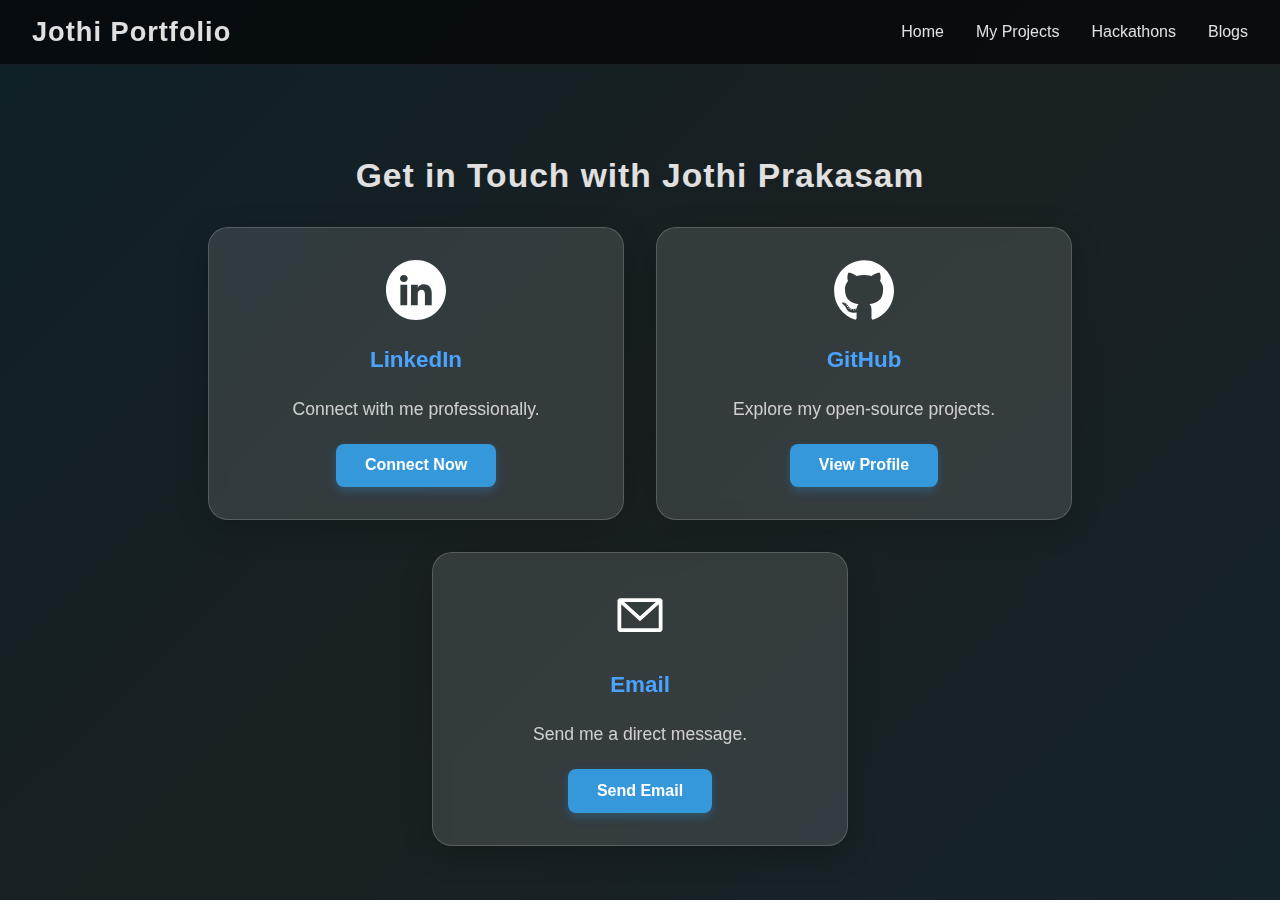
<file: contact.html>
<!DOCTYPE html>
<html lang="en">
  <head>
    <meta charset="UTF-8" />
    <meta name="viewport" content="width=device-width, initial-scale=1.0" />
    <title>Contact | Jothi Prakasam</title>
    <link rel="stylesheet" href="style.css" />
    <style>
      /* Contact Section */
      .contact {
        padding: 4rem 1rem;
        text-align: center;
      }

      .contact-container {
        display: flex;
        justify-content: center;
        flex-wrap: wrap;
        gap: 2rem;
        max-width: 1000px;
        margin: auto;
      }

      .contact-card {
        background: rgba(255, 255, 255, 0.12);
        backdrop-filter: blur(8px);
        border-radius: 20px;
        padding: 2rem;
        border: 1px solid rgba(255, 255, 255, 0.18);
        box-shadow: 0 8px 32px rgba(0, 0, 0, 0.18);
        text-align: center;
        flex: 1;
        min-width: 280px;
        max-width: 350px;
        transition: transform 0.3s cubic-bezier(0.23, 1, 0.32, 1),
          background 0.3s;
        animation: fadeUp 0.7s cubic-bezier(0.23, 1, 0.32, 1) both;
        display: flex;
        flex-direction: column;
        align-items: center;
        justify-content: center;
      }

      .contact-card:hover {
        transform: translateY(-8px) scale(1.03);
        background: rgba(255, 255, 255, 0.18);
      }

      .contact-card .icon {
        width: 60px;
        height: 60px;
        margin-bottom: 1.2rem;
        filter: brightness(0) invert(1); /* Default for dark mode */
        transition: filter 0.3s;
      }

      body.light-mode .contact-card .icon {
        filter: brightness(0); /* For light mode */
      }

      .contact-card h3 {
        font-size: 1.4rem;
        margin: 0.5rem 0;
        font-weight: 700;
        color: #4aa3ff; /* Consistent with other titles */
      }

      .contact-card p {
        font-size: 1.1rem;
        margin-bottom: 1.5rem;
        opacity: 0.9;
      }

      .contact-card a {
        display: inline-block;
        background-color: #3498db;
        color: #ffffff;
        padding: 0.8rem 1.8rem;
        border-radius: 8px;
        text-decoration: none;
        font-weight: 600;
        transition: background-color 0.3s ease, transform 0.2s ease;
        box-shadow: 0 4px 10px rgba(52, 152, 219, 0.3);
      }

      .contact-card a:hover {
        background-color: #217dbb;
        transform: translateY(-2px);
      }

      /* Responsive */
      @media (max-width: 768px) {
        .contact {
          padding: 3rem 0.8rem;
        }
        .contact-card {
          min-width: unset;
          max-width: 90%;
        }
      }

      @media (max-width: 480px) {
        .section-title {
          font-size: 1.8rem;
        }
        .contact-card {
          padding: 1.5rem;
        }
        .contact-card .icon {
          width: 50px;
          height: 50px;
          margin-bottom: 1rem;
        }
        .contact-card h3 {
          font-size: 1.2rem;
        }
        .contact-card p {
          font-size: 1rem;
        }
        .contact-card a {
          padding: 0.7rem 1.5rem;
        }
      }
    </style>
  </head>
  <body>
    <nav class="navbar">
      <div class="logo">Jothi Portfolio</div>
      <ul class="nav-links">
        <li><a href="index.html" target="_blank">Home</a></li>
        <li>
          <a href="https://github.com/jothiprakasam" target="_blank"
            >My Projects</a
          >
        </li>
        <li><a href="hack.html" target="_blank">Hackathons</a></li>
        <li><a href="#blogs" target="_blank">Blogs</a></li>
      </ul>
    </nav>

    <section class="contact">
      <h2 class="section-title">Get in Touch with Jothi Prakasam</h2>

      <div class="contact-container">
        <div class="contact-card">
          <img
            src="icons/LinkedIN_white.svg"
            alt="LinkedIn Icon"
            class="icon"
          />
          <h3>LinkedIn</h3>
          <p>Connect with me professionally.</p>
          <a href="https://www.linkedin.com/in/jothiprakasam" target="_blank"
            >Connect Now</a
          >
        </div>

        <div class="contact-card">
          <img src="icons/Github_white.svg" alt="GitHub Icon" class="icon" />
          <h3>GitHub</h3>
          <p>Explore my open-source projects.</p>
          <a href="https://github.com/jothiprakasam" target="_blank"
            >View Profile</a
          >
        </div>

        <div class="contact-card">
          <img src="icons/mail.svg" alt="Email Icon" class="icon" />
          <h3>Email</h3>
          <p>Send me a direct message.</p>
          <a href="mailto:jothiprakasam.r@outlook.com">Send Email</a>
        </div>
      </div>
    </section>

    <script>
      // Optional: Include your dark/light mode toggle script if applicable
      // const modeToggle = document.getElementById('modeToggle');
      // modeToggle.addEventListener('click', () => {
      //     document.body.classList.toggle('light-mode');
      //     modeToggle.textContent = document.body.classList.contains('light-mode') ? '🌙' : '☀️';
      // });
      // // Set initial state based on local storage or preference
      // if (localStorage.getItem('theme') === 'light-mode') {
      //     document.body.classList.add('light-mode');
      //     modeToggle.textContent = '🌙';
      // }
    </script>
  </body>
</html>
</file>
<file: style.css>
/* ============================================================= */
/*  General Styles                                               */
/* ============================================================= */
body {
  font-family: "Roboto", "Segoe UI", Arial, sans-serif;
  margin: 0;
  background: linear-gradient(135deg, #0f2027, #192022, #142329);
  background-attachment: fixed;
  color: #e0e0e0;
  transition: background 0.5s ease, color 0.5s ease;
  min-height: 100vh;
}

/* Light Mode */
body.light-mode {
  background: linear-gradient(135deg, #f5f7fa, #c3cfe2);
  background-attachment: fixed;
  color: #1c1c1c;
}

/* Light mode navbar & cards */
body.light-mode .navbar {
  background: rgba(255, 255, 255, 0.6);
  border-bottom: 1px solid rgba(0, 0, 0, 0.08);
}

body.light-mode .nav-links {
  background: rgba(255, 255, 255, 0.9);
  border-top: 1px solid rgba(0, 0, 0, 0.1);
}

body.light-mode .profile-card,
body.light-mode .skill-card,
body.light-mode .timeline-content,
body.light-mode .hackathon-card {
  background: rgba(0, 0, 0, 0.05);
  border: 1px solid rgba(0, 0, 0, 0.1);
  box-shadow: 0 8px 32px rgba(0, 0, 0, 0.08);
}

body.light-mode .timeline-dot {
  border: 3px solid #f5f7fa;
}

/* ============================================================= */
/*  Navbar – Desktop & Mobile                                    */
/* ============================================================= */
.navbar {
  display: flex;
  justify-content: space-between;
  align-items: center;
  padding: 1rem 2rem;
  background: rgba(0, 0, 0, 0.6);
  backdrop-filter: blur(10px);
  position: sticky;
  top: 0;
  z-index: 1000;
  border-bottom: 1px solid rgba(255, 255, 255, 0.08);
}

.logo {
  font-size: 1.7rem;
  font-weight: 700;
  letter-spacing: 1px;
  z-index: 1001;
}

/* Desktop Nav Links */
.nav-links {
  list-style: none;
  display: flex;
  gap: 2rem;
  margin: 0;
  padding: 0;
}

.nav-links a {
  text-decoration: none;
  color: inherit;
  font-weight: 500;
  position: relative;
  padding-bottom: 2px;
  transition: color 0.2s;
}

.nav-links a::after {
  content: "";
  position: absolute;
  left: 0;
  bottom: -4px;
  width: 100%;
  height: 2px;
  background: #3498db;
  transform: scaleX(0);
  transition: transform 0.3s;
}

.nav-links a:hover {
  color: #4aa3ff;
}

.nav-links a:hover::after {
  transform: scaleX(1);
}

/* Mode Toggle */
.mode-toggle {
  background: transparent;
  border: none;
  font-size: 1.4rem;
  cursor: pointer;
  color: #3498db;
  transition: color 0.2s;
  z-index: 1001;
}

.mode-toggle:hover {
  color: #217dbb;
}

/* Hamburger Icon (hidden by default) */
.menu-icon {
  display: none;
  font-size: 1.8rem;
  cursor: pointer;
  color: #e0e0e0;
  z-index: 1001;
}

.menu-icon:hover {
  color: #4aa3ff;
}

body.light-mode .menu-icon {
  color: #1c1c1c;
}

body.light-mode .menu-icon:hover {
  color: #217dbb;
}

/* Checkbox (hidden) */
.menu-toggle {
  display: none;
}

/* ============================================================= */
/*  Mobile Navbar (≤768px)                                       */
/* ============================================================= */
@media (max-width: 768px) {
  .navbar {
    flex-wrap: wrap;
    padding: 1rem;
  }

  .logo {
    order: 1;
  }

  .menu-icon {
    display: block;
    order: 2;
    margin-left: auto;
  }

  .mode-toggle {
    order: 3;
    margin-left: 1rem;
  }

  .nav-links {
    order: 4;
    flex-direction: column;
    width: 100%;
    max-height: 0;
    overflow: hidden;
    background: rgba(0, 0, 0, 0.9);
    backdrop-filter: blur(15px);
    border-top: 1px solid rgba(255, 255, 255, 0.1);
    margin-top: 1rem;
    transition: max-height 0.4s ease-in-out, padding 0.4s ease;
    padding: 0;
  }

  .nav-links a {
    padding: 1rem;
    text-align: center;
    width: 100%;
    display: block;
  }

  /* Open menu when checkbox is checked */
  .menu-toggle:checked ~ .nav-links {
    max-height: 400px;
    padding: 1rem 0;
  }

  /* Light mode mobile menu */
  body.light-mode .nav-links {
    background: rgba(255, 255, 255, 0.95);
    border-top: 1px solid rgba(0, 0, 0, 0.1);
  }
}

/* ============================================================= */
/*  Rest of your sections (Hero, Skills, etc.)                   */
/* ============================================================= */
.hero {
  display: flex;
  gap: 2.5rem;
  padding: 3rem;
  flex-wrap: wrap;
  align-items: center;
  animation: fadeUp 0.8s cubic-bezier(0.23, 1, 0.32, 1) both;
}

.profile-card {
  flex: 1;
  max-width: 320px;
  text-align: center;
  background: rgba(255, 255, 255, 0.12);
  backdrop-filter: blur(8px);
  border-radius: 20px;
  box-shadow: 0 8px 32px rgba(0, 0, 0, 0.18);
  border: 1px solid rgba(255, 255, 255, 0.18);
  padding: 2rem 1rem;
}

.profile-img {
  width: 160px;
  height: 160px;
  border-radius: 50%;
  border: 4px solid rgba(255, 255, 255, 0.2);
  box-shadow: 0px 4px 20px rgba(0, 0, 0, 0.3);
  object-fit: cover;
  margin-bottom: 1rem;
}

.name {
  font-size: 1.5rem;
  margin: 0.5rem 0;
  font-weight: 700;
  letter-spacing: 0.5px;
}

.role,
.company {
  margin: 0.2rem 0;
  font-weight: 400;
  font-size: 1.05rem;
}

.social-icons {
  margin-top: 1rem;
  display: flex;
  justify-content: center;
  gap: 1rem;
}

.social-icons img {
  width: 28px;
  height: 28px;
  filter: brightness(0) invert(1);
  transition: filter 0.3s, transform 0.2s;
}

.social-icons img:hover {
  transform: scale(1.15);
  filter: brightness(0.7) invert(0.7) sepia(1) hue-rotate(180deg);
}

body.light-mode .social-icons img {
  filter: brightness(0);
}

.bio {
  flex: 2;
  padding: 1rem 0;
}

.bio h1 {
  font-size: 2.2rem;
  margin-bottom: 1rem;
  font-weight: 700;
  letter-spacing: 1px;
}

.bio p {
  line-height: 1.7;
  margin-bottom: 1rem;
  font-size: 1.08rem;
}

.skills {
  padding: 3rem 1rem;
  text-align: center;
}

.section-title {
  font-size: 2.1rem;
  margin-bottom: 2rem;
  font-weight: 700;
  letter-spacing: 1px;
}

.skills-container {
  display: flex;
  justify-content: center;
  gap: 2rem;
  flex-wrap: wrap;
}

.skill-card {
  background: rgba(255, 255, 255, 0.12);
  backdrop-filter: blur(8px);
  box-shadow: 0 8px 32px rgba(0, 0, 0, 0.18);
  border: 1px solid rgba(255, 255, 255, 0.18);
  padding: 1.7rem 1.2rem;
  border-radius: 20px;
  max-width: 250px;
  text-align: center;
  transition: transform 0.3s cubic-bezier(0.23, 1, 0.32, 1), background 0.3s;
  animation: fadeUp 0.7s cubic-bezier(0.23, 1, 0.32, 1) both;
}

.skill-card:hover {
  transform: translateY(-8px) scale(1.03);
  background: rgba(255, 255, 255, 0.18);
}

.skill-icon {
  width: 54px;
  height: 54px;
  margin-bottom: 1rem;
}

.skill-card h3 {
  margin: 0.5rem 0;
  font-size: 1.15rem;
  font-weight: 600;
}

.skill-card p {
  font-size: 0.98rem;
  line-height: 1.5;
  opacity: 0.95;
}

.experience {
  padding: 3rem 1rem;
}

.timeline {
  position: relative;
  max-width: 900px;
  margin: auto;
  padding-left: 40px;
  border-left: 3px solid #3498db;
}

.timeline-item {
  position: relative;
  margin-bottom: 3rem;
}

.timeline-dot {
  position: absolute;
  left: -12px;
  top: 25px;
  width: 20px;
  height: 20px;
  background-color: #3498db;
  border-radius: 50%;
  border: 3px solid #1e1e1e;
  box-shadow: 0 2px 8px rgba(52, 152, 219, 0.25);
}

.timeline-content {
  background: rgba(255, 255, 255, 0.12);
  backdrop-filter: blur(8px);
  box-shadow: 0 8px 32px rgba(0, 0, 0, 0.18);
  border: 1px solid rgba(255, 255, 255, 0.18);
  padding: 1.7rem 1.2rem;
  border-radius: 20px;
  display: flex;
  align-items: flex-start;
  gap: 1.2rem;
  transition: transform 0.3s cubic-bezier(0.23, 1, 0.32, 1), background 0.3s;
  animation: fadeUp 0.7s cubic-bezier(0.23, 1, 0.32, 1) both;
}

.timeline-content:hover {
  transform: translateY(-8px) scale(1.03);
  background: rgba(255, 255, 255, 0.18);
}

.company-logo {
  width: 54px;
  height: 54px;
  object-fit: contain;
  flex-shrink: 0;
  border-radius: 12px;
  background: rgba(52, 152, 219, 0.08);
}

.text-content {
  flex: 1;
}

.position {
  font-size: 1.15rem;
  font-weight: bold;
  margin: 0;
  letter-spacing: 0.5px;
}

.company {
  color: #4aa3ff;
  font-weight: 600;
  margin: 0.2rem 0;
}

.duration {
  font-size: 0.98rem;
  opacity: 0.8;
  margin-bottom: 0.6rem;
}

.description {
  font-size: 1rem;
  line-height: 1.6;
  opacity: 0.95;
}

.hackathons {
  padding: 3rem 1rem;
}

.hackathon-container {
  display: flex;
  flex-direction: column;
  gap: 2rem;
  max-width: 900px;
  margin: auto;
}

.hackathon-card {
  display: flex;
  gap: 1.5rem;
  background: rgba(255, 255, 255, 0.12);
  backdrop-filter: blur(8px);
  border-radius: 20px;
  padding: 1.7rem 1.2rem;
  border: 1px solid rgba(255, 255, 255, 0.18);
  box-shadow: 0 8px 32px rgba(0, 0, 0, 0.18);
  align-items: flex-start;
  transition: transform 0.3s ease, background 0.3s;
  animation: fadeUp 0.7s cubic-bezier(0.23, 1, 0.32, 1) both;
}

.hackathon-card:hover {
  transform: translateY(-8px) scale(1.03);
  background: rgba(255, 255, 255, 0.18);
}

.hackathon-img {
  width: 220px;
  height: 150px;
  border-radius: 12px;
  object-fit: cover;
  flex-shrink: 0;
}

.hackathon-content {
  flex: 1;
}

.hackathon-name {
  font-size: 1.3rem;
  font-weight: bold;
  margin: 0 0 0.5rem;
  color: #4aa3ff;
}

.venue,
.prize,
.description {
  margin: 0.3rem 0;
  font-size: 1rem;
  line-height: 1.5;
}

.prize {
  font-weight: bold;
  color: #3498db;
}

@keyframes fadeUp {
  from {
    opacity: 0;
    transform: translateY(30px);
  }
  to {
    opacity: 1;
    transform: translateY(0);
  }
}

/* ============================================================= */
/*  Responsive Adjustments                                       */
/* ============================================================= */
@media (max-width: 900px) {
  .hero,
  .skills-container {
    flex-direction: column;
    gap: 1.5rem;
    padding: 1.5rem;
  }
  .profile-card {
    max-width: 100%;
    margin-bottom: 2rem;
  }
  .timeline {
    padding-left: 20px;
  }
}

@media (max-width: 700px) {
  .hackathon-card {
    flex-direction: column;
    text-align: center;
    align-items: center;
  }
  .hackathon-img {
    width: 100%;
    max-width: 300px;
    height: 180px;
  }
}

@media (max-width: 600px) {
  .hero,
  .skills,
  .experience,
  .hackathons {
    padding: 1.2rem;
  }

  .profile-img {
    width: 110px;
    height: 110px;
  }

  .company-logo {
    width: 48px;
    height: 48px;
    margin-bottom: 0.5rem;
  }

  .timeline-content {
    flex-direction: column;
    gap: 0.7rem;
    padding: 1rem;
    align-items: center;
    text-align: center;
  }

  .timeline-dot {
    top: 15px;
  }

  .text-content {
    text-align: center;
  }
}

@media (max-width: 400px) {
  .profile-img {
    width: 90px;
    height: 90px;
  }
  .logo {
    font-size: 1.5rem;
  }
  .nav-links a {
    font-size: 0.9rem;
  }
  .timeline {
    padding-left: 15px;
  }
  .timeline-dot {
    left: -10px;
  }
}
</file>
